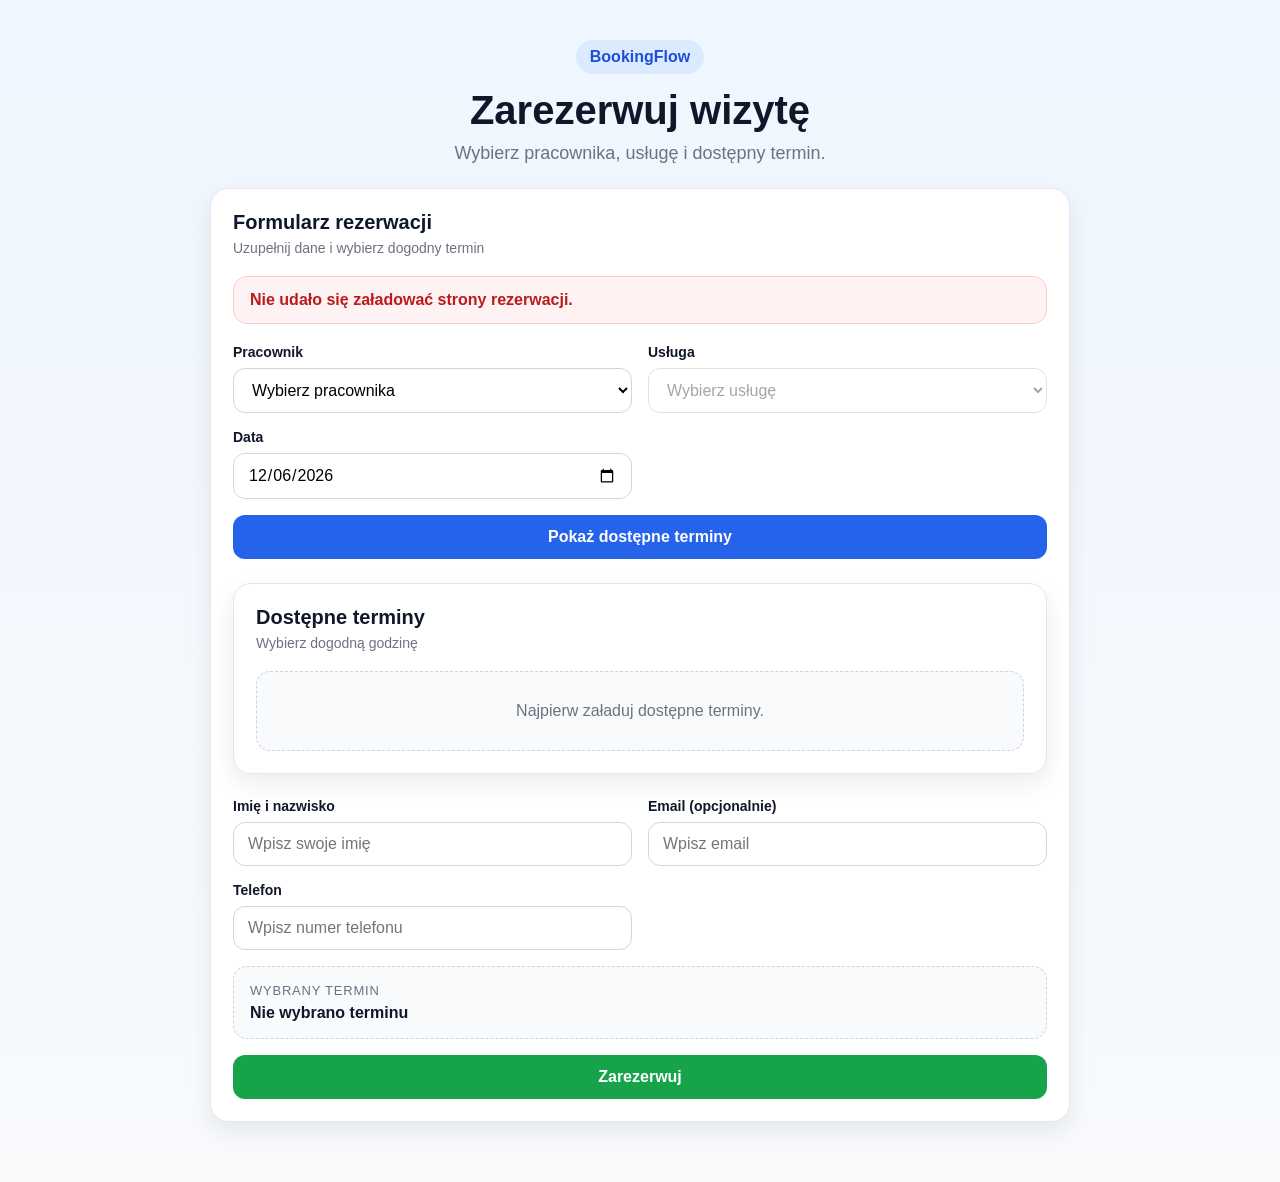
<file: wwwroot/booking.html>
<!DOCTYPE html>
<html lang="pl">
<head>
    <meta charset="UTF-8" />
    <meta name="viewport" content="width=device-width, initial-scale=1" />
    <title>Rezerwacja wizyty</title>
    <link rel="stylesheet" href="styles.css" />
</head>
<body class="public-page">
    <main class="public-wrapper">
        <section class="public-hero">
            <div class="public-brand">BookingFlow</div>
            <h1>Zarezerwuj wizytę</h1>
            <p>Wybierz pracownika, usługę i dostępny termin.</p>
        </section>

        <section class="panel public-panel">
            <div class="panel-header">
                <h3>Formularz rezerwacji</h3>
                <p>Uzupełnij dane i wybierz dogodny termin</p>
            </div>

            <section id="messageBox"></section>

            <div class="form-grid">
                <div class="form-group">
                    <label for="workerSelect">Pracownik</label>
                    <select id="workerSelect">
                        <option value="">Wybierz pracownika</option>
                    </select>
                </div>

                <div class="form-group">
                    <label for="serviceSelect">Usługa</label>
                    <select id="serviceSelect" disabled>
                        <option value="">Wybierz usługę</option>
                    </select>
                </div>

                <div class="form-group">
                    <label for="dateInput">Data</label>
                    <input id="dateInput" type="date" />
                </div>

                <div class="form-group full-width">
                    <button id="loadSlotsBtn" class="primary-btn">Pokaż dostępne terminy</button>
                </div>
            </div>

            <div class="panel public-slots-panel">
                <div class="panel-header">
                    <h3>Dostępne terminy</h3>
                    <p>Wybierz dogodną godzinę</p>
                </div>

                <div id="slotsContainer" class="slot-list empty-state">
                    <p>Najpierw załaduj dostępne terminy.</p>
                </div>
            </div>

            <div class="form-grid">
                <div class="form-group">
                    <label for="clientName">Imię i nazwisko</label>
                    <input id="clientName" type="text" placeholder="Wpisz swoje imię" />
                </div>

                <div class="form-group">
                    <label for="clientEmail">Email (opcjonalnie)</label>
                    <input id="clientEmail" type="email" placeholder="Wpisz email" />
                </div>

                <div class="form-group">
                    <label for="clientPhone">Telefon</label>
                    <input id="clientPhone" type="text" placeholder="Wpisz numer telefonu" />
                </div>

                <div class="form-group full-width">
                    <div class="selected-slot-box">
                        <span class="slot-label">Wybrany termin</span>
                        <strong id="selectedSlotText">Nie wybrano terminu</strong>
                    </div>
                </div>

                <div class="form-group full-width">
                    <button id="createBookingBtn" class="success-btn">Zarezerwuj</button>
                </div>
            </div>
        </section>
        <section id="successView" style="display:none;" class="panel public-panel">
            <div class="panel-header">
                <h2>Rezerwacja potwierdzona ✅</h2>
                <p>Twoja wizyta została zapisana</p>
            </div>

            <div class="form-grid">
                <p><strong>Termin:</strong> <span id="successDate"></span></p>
                <p><strong>Usługa:</strong> <span id="successService"></span></p>
                <p><strong>Pracownik:</strong> <span id="successWorker"></span></p>

                <button onclick="location.reload()" class="primary-btn">
                    Nowa rezerwacja
                </button>
            </div>
        </section>
    </main>

    <script src="booking.js"></script>
</body>
</html>
</file>
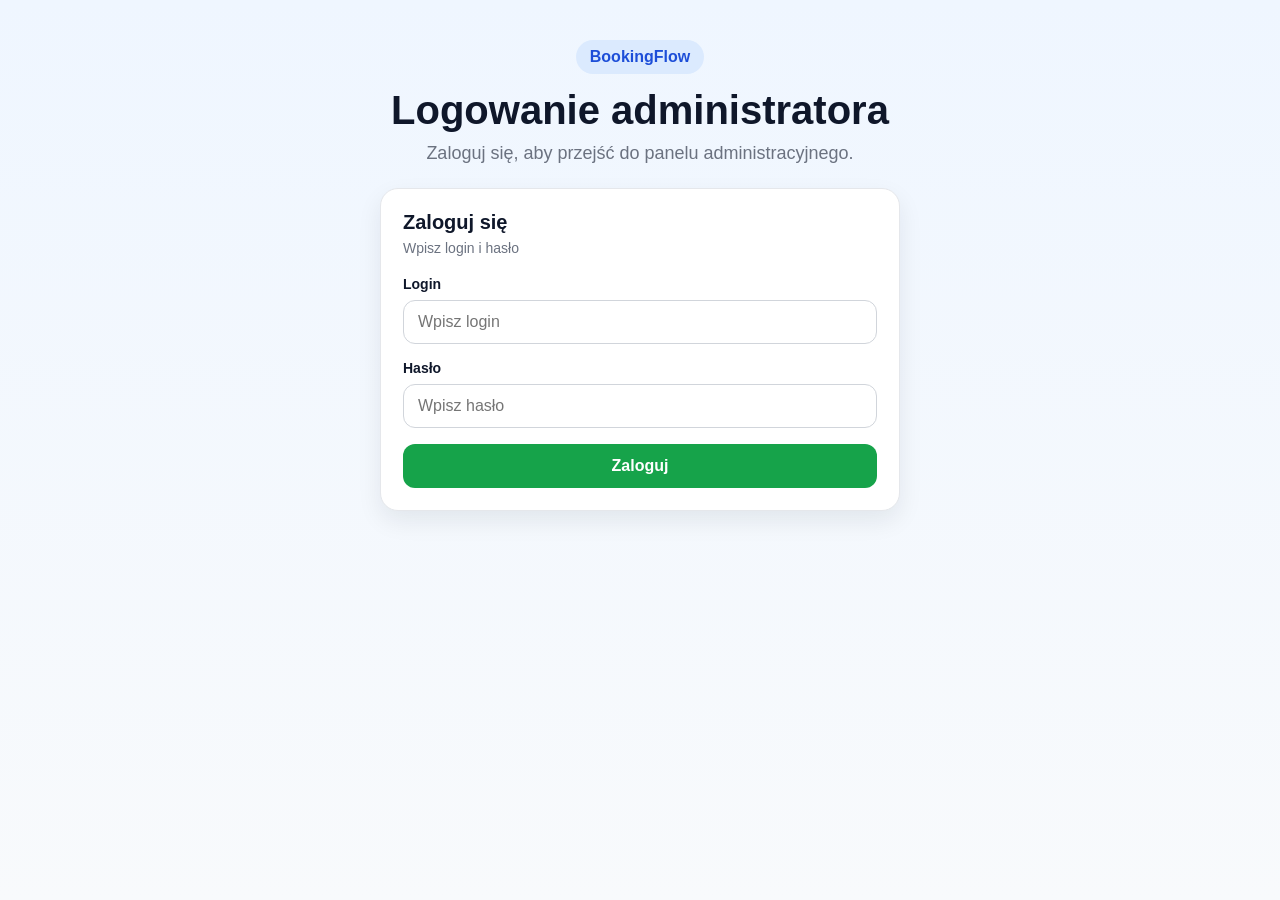
<file: wwwroot/login.html>
<!DOCTYPE html>
<html lang="pl">
<head>
    <meta charset="UTF-8" />
    <meta name="viewport" content="width=device-width, initial-scale=1" />
    <title>Logowanie administratora</title>
    <link rel="stylesheet" href="styles.css" />
</head>
<body class="public-page">
    <main class="public-wrapper">
        <section class="public-hero">
            <div class="public-brand">BookingFlow</div>
            <h1>Logowanie administratora</h1>
            <p>Zaloguj się, aby przejść do panelu administracyjnego.</p>
        </section>

        <section class="panel public-panel login-panel">
            <div class="panel-header">
                <h3>Zaloguj się</h3>
                <p>Wpisz login i hasło</p>
            </div>

            <section id="messageBox"></section>

            <div class="form-grid">
                <div class="form-group full-width">
                    <label for="usernameInput">Login</label>
                    <input id="usernameInput" type="text" placeholder="Wpisz login" />
                </div>

                <div class="form-group full-width">
                    <label for="passwordInput">Hasło</label>
                    <input id="passwordInput" type="password" placeholder="Wpisz hasło" />
                </div>

                <div class="form-group full-width">
                    <button id="loginBtn" class="success-btn">Zaloguj</button>
                </div>
            </div>
        </section>
    </main>

    <script src="login.js"></script>
</body>
</html>
</file>
<file: wwwroot/styles.css>
:root {
    --bg: #0f172a;
    --bg-soft: #111827;
    --panel: #ffffff;
    --panel-border: #e5e7eb;
    --text: #0f172a;
    --muted: #6b7280;
    --primary: #2563eb;
    --primary-hover: #1d4ed8;
    --success: #16a34a;
    --success-hover: #15803d;
    --secondary: #f3f4f6;
    --secondary-hover: #e5e7eb;
    --danger-bg: #fef2f2;
    --danger-text: #b91c1c;
    --ok-bg: #ecfdf3;
    --ok-text: #166534;
    --slot-bg: #eff6ff;
    --slot-border: #bfdbfe;
    --slot-selected: #2563eb;
    --slot-selected-text: #ffffff;
    --shadow: 0 10px 25px rgba(15, 23, 42, 0.08);
    --radius: 18px;
}

* {
    box-sizing: border-box;
}

html, body {
    margin: 0;
    padding: 0;
    font-family: Inter, Arial, sans-serif;
    background: #f8fafc;
    color: var(--text);
}

body {
    min-height: 100vh;
}

button,
input,
select {
    font: inherit;
}

.app-shell {
    min-height: 100vh;
    display: grid;
    grid-template-columns: 280px 1fr;
}

.sidebar {
    background: linear-gradient(180deg, #0f172a 0%, #111827 100%);
    color: white;
    padding: 28px 22px;
    display: flex;
    flex-direction: column;
    gap: 28px;
}

.brand {
    display: flex;
    align-items: center;
    gap: 14px;
}

.brand-logo {
    width: 48px;
    height: 48px;
    border-radius: 14px;
    background: linear-gradient(135deg, #3b82f6, #8b5cf6);
    display: grid;
    place-items: center;
    font-weight: 800;
    font-size: 24px;
}

.brand h1 {
    margin: 0;
    font-size: 22px;
}

.brand p {
    margin: 4px 0 0 0;
    color: #cbd5e1;
    font-size: 13px;
}

.nav {
    display: flex;
    flex-direction: column;
    gap: 10px;
}

.nav-link {
    border: none;
    text-align: left;
    padding: 14px 16px;
    border-radius: 14px;
    background: transparent;
    color: #cbd5e1;
    cursor: pointer;
    transition: 0.2s ease;
}

.nav-link:hover {
    background: rgba(255, 255, 255, 0.08);
    color: white;
}

.nav-link.active {
    background: rgba(37, 99, 235, 0.22);
    color: white;
    border: 1px solid rgba(96, 165, 250, 0.3);
}

.sidebar-footer {
    margin-top: auto;
    color: #94a3b8;
    font-size: 13px;
}

.sidebar-footer p {
    margin: 0 0 4px 0;
    color: white;
    font-weight: 600;
}

.main-content {
    padding: 32px;
}

.topbar {
    display: flex;
    justify-content: space-between;
    align-items: flex-start;
    gap: 20px;
    margin-bottom: 24px;
}

.topbar h2 {
    margin: 0;
    font-size: 30px;
}

.topbar p {
    margin: 6px 0 0 0;
    color: var(--muted);
}

.view {
    display: none;
}

.view.active {
    display: block;
}

.grid-layout {
    display: grid;
    grid-template-columns: repeat(2, minmax(280px, 1fr));
    gap: 20px;
    margin-bottom: 20px;
}

.panel {
    background: var(--panel);
    border: 1px solid var(--panel-border);
    border-radius: var(--radius);
    padding: 22px;
    box-shadow: var(--shadow);
    margin-bottom: 20px;
}

.panel-header {
    margin-bottom: 20px;
}

.panel-header-row {
    display: flex;
    justify-content: space-between;
    align-items: center;
    gap: 16px;
}

.panel-header h3 {
    margin: 0;
    font-size: 20px;
}

.panel-header p {
    margin: 6px 0 0 0;
    color: var(--muted);
    font-size: 14px;
}

.form-grid {
    display: grid;
    grid-template-columns: repeat(2, minmax(180px, 1fr));
    gap: 16px;
}

.form-group {
    display: flex;
    flex-direction: column;
    gap: 8px;
}

.form-group.full-width {
    grid-column: 1 / -1;
}

label {
    font-weight: 600;
    font-size: 14px;
}

input,
select {
    width: 100%;
    border: 1px solid #d1d5db;
    background: #fff;
    border-radius: 12px;
    padding: 12px 14px;
    outline: none;
    transition: border-color 0.15s ease, box-shadow 0.15s ease;
}

input:focus,
select:focus {
    border-color: #60a5fa;
    box-shadow: 0 0 0 4px rgba(96, 165, 250, 0.15);
}

.primary-btn,
.secondary-btn,
.success-btn {
    border: none;
    border-radius: 12px;
    padding: 13px 16px;
    font-weight: 700;
    cursor: pointer;
    transition: 0.2s ease;
}

.primary-btn {
    background: var(--primary);
    color: white;
}

.primary-btn:hover {
    background: var(--primary-hover);
}

.secondary-btn {
    background: var(--secondary);
    color: var(--text);
}

.secondary-btn:hover {
    background: var(--secondary-hover);
}

.success-btn {
    background: var(--success);
    color: white;
}

.success-btn:hover {
    background: var(--success-hover);
}

.selected-slot-box {
    border: 1px dashed #cbd5e1;
    background: #f8fafc;
    border-radius: 14px;
    padding: 16px;
    display: flex;
    flex-direction: column;
    gap: 6px;
}

.slot-label {
    color: var(--muted);
    font-size: 13px;
    text-transform: uppercase;
    letter-spacing: 0.06em;
}

.slot-list {
    display: grid;
    grid-template-columns: repeat(auto-fill, minmax(170px, 1fr));
    gap: 12px;
}

.slot-btn {
    border: 1px solid var(--slot-border);
    background: var(--slot-bg);
    color: #1e3a8a;
    border-radius: 14px;
    padding: 14px 12px;
    cursor: pointer;
    font-weight: 600;
    transition: 0.2s ease;
}

.slot-btn:hover {
    transform: translateY(-1px);
    box-shadow: 0 8px 20px rgba(37, 99, 235, 0.12);
}

.slot-btn.selected {
    background: var(--slot-selected);
    color: var(--slot-selected-text);
    border-color: var(--slot-selected);
}

.empty-state {
    min-height: 80px;
    display: flex;
    align-items: center;
    justify-content: center;
    color: var(--muted);
    border: 1px dashed #cbd5e1;
    border-radius: 14px;
    background: #f8fafc;
}

.table-wrapper {
    overflow-x: auto;
}

.bookings-table {
    width: 100%;
    border-collapse: collapse;
}

.bookings-table thead th {
    text-align: left;
    font-size: 13px;
    text-transform: uppercase;
    letter-spacing: 0.04em;
    color: var(--muted);
    padding: 14px 12px;
    border-bottom: 1px solid #e5e7eb;
}

.bookings-table tbody td {
    padding: 14px 12px;
    border-bottom: 1px solid #f1f5f9;
    vertical-align: top;
}

.bookings-table tbody tr:hover {
    background: #f8fafc;
}

.empty-row {
    text-align: center;
    color: var(--muted);
    padding: 30px 12px !important;
}

.message {
    border-radius: 14px;
    padding: 14px 16px;
    margin-bottom: 20px;
    font-weight: 600;
}

.message.success {
    background: var(--ok-bg);
    color: var(--ok-text);
    border: 1px solid #bbf7d0;
}

.message.error {
    background: var(--danger-bg);
    color: var(--danger-text);
    border: 1px solid #fecaca;
}

@media (max-width: 1100px) {
    .app-shell {
        grid-template-columns: 1fr;
    }

    .sidebar {
        padding-bottom: 16px;
    }

    .main-content {
        padding: 20px;
    }

    .grid-layout {
        grid-template-columns: 1fr;
    }
}

@media (max-width: 700px) {
    .topbar {
        flex-direction: column;
        align-items: stretch;
    }

    .form-grid {
        grid-template-columns: 1fr;
    }

    .panel-header-row {
        flex-direction: column;
        align-items: stretch;
    }
}
.filter-bar {
    display: flex;
    justify-content: space-between;
    align-items: end;
    gap: 16px;
    margin-bottom: 20px;
    flex-wrap: wrap;
}

.form-group.small {
    min-width: 220px;
}

.filter-actions {
    display: flex;
    gap: 10px;
    flex-wrap: wrap;
}

.table-action-btn {
    border: none;
    border-radius: 10px;
    padding: 9px 12px;
    cursor: pointer;
    font-weight: 700;
}

.danger-btn {
    background: #fee2e2;
    color: #b91c1c;
}

.danger-btn:hover {
    background: #fecaca;
}
.public-page {
    background: linear-gradient(180deg, #eff6ff 0%, #f8fafc 100%);
}

.public-wrapper {
    max-width: 980px;
    margin: 0 auto;
    padding: 40px 20px 60px;
}

.public-hero {
    text-align: center;
    margin-bottom: 24px;
}

.public-brand {
    display: inline-block;
    padding: 8px 14px;
    border-radius: 999px;
    background: #dbeafe;
    color: #1d4ed8;
    font-weight: 700;
    margin-bottom: 14px;
}

.public-hero h1 {
    margin: 0 0 10px 0;
    font-size: 40px;
}

.public-hero p {
    margin: 0;
    color: var(--muted);
    font-size: 18px;
}

.public-panel {
    max-width: 860px;
    margin: 0 auto;
}

.public-slots-panel {
    margin-top: 24px;
    margin-bottom: 24px;
}
.login-panel {
    max-width: 520px;
}

.topbar-actions {
    display: flex;
    gap: 10px;
    flex-wrap: wrap;
}
.single-grid {
    grid-template-columns: 1fr;
}
</file>
